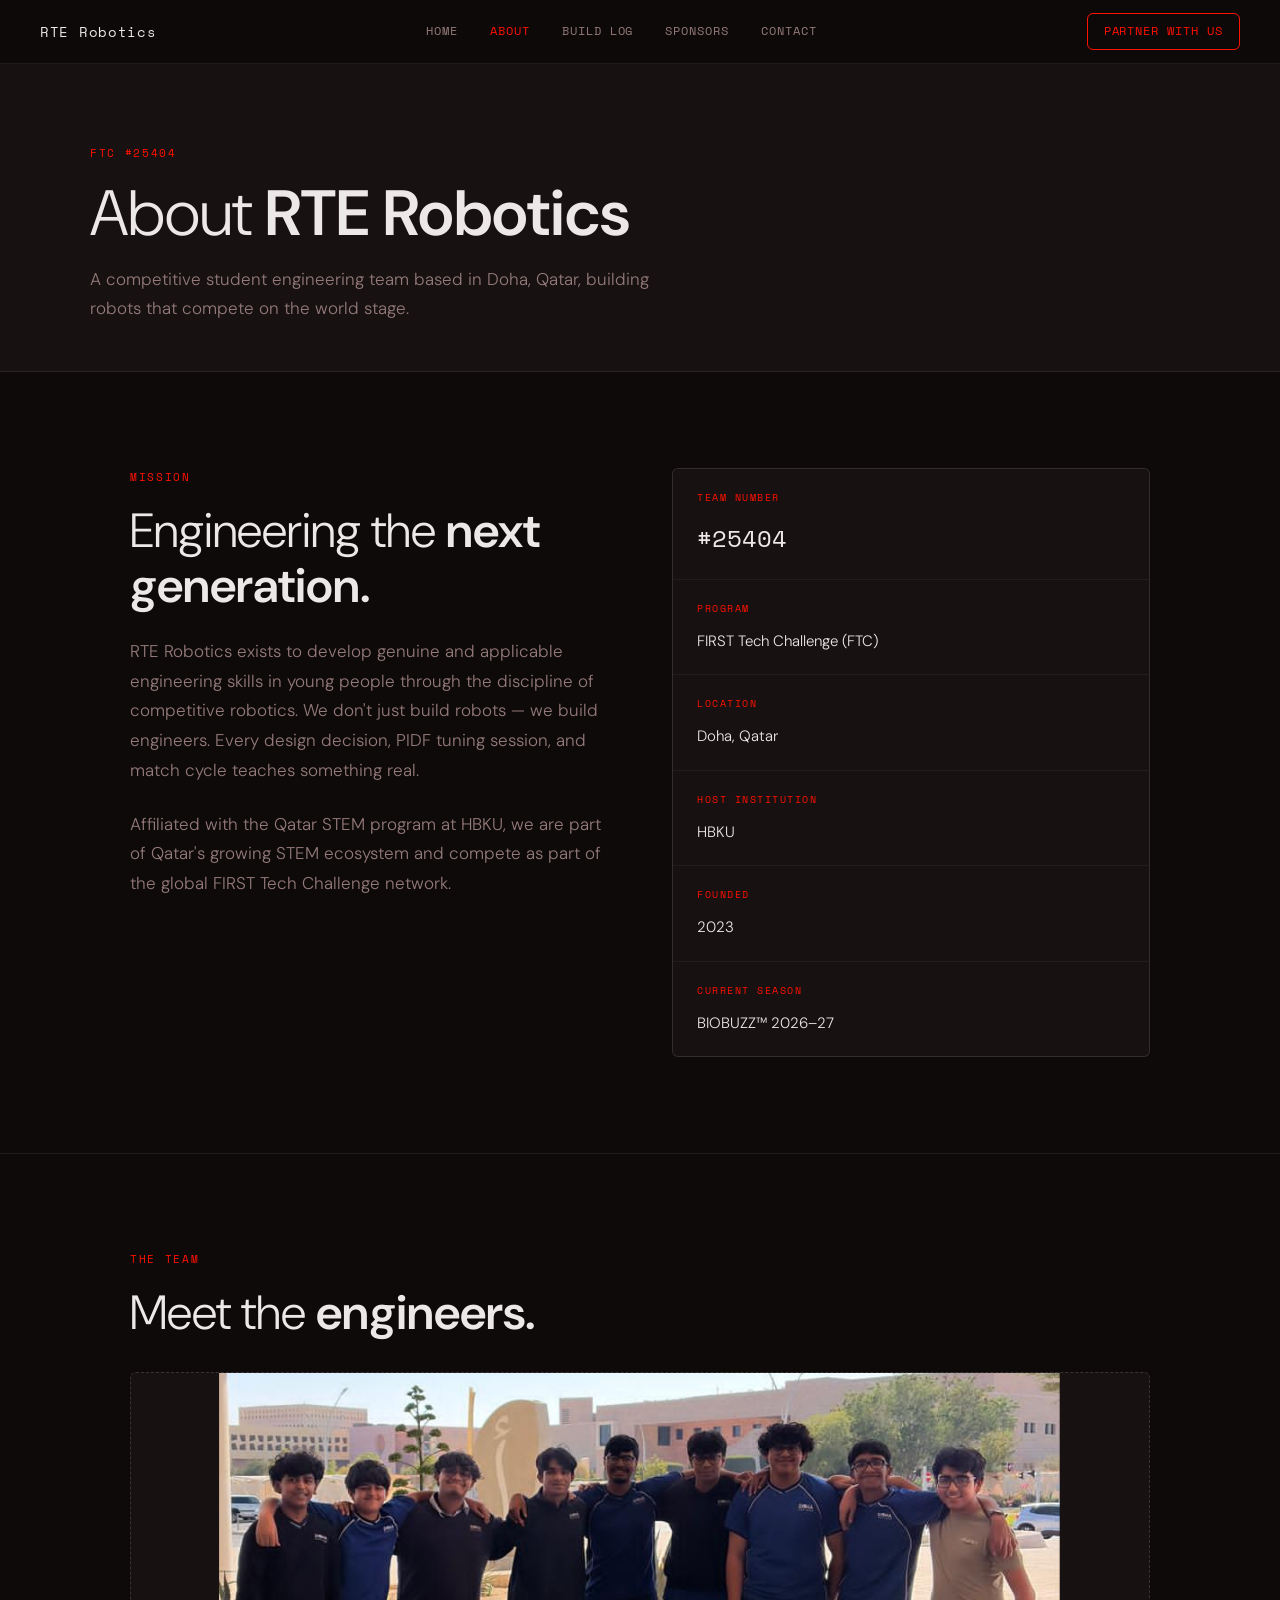
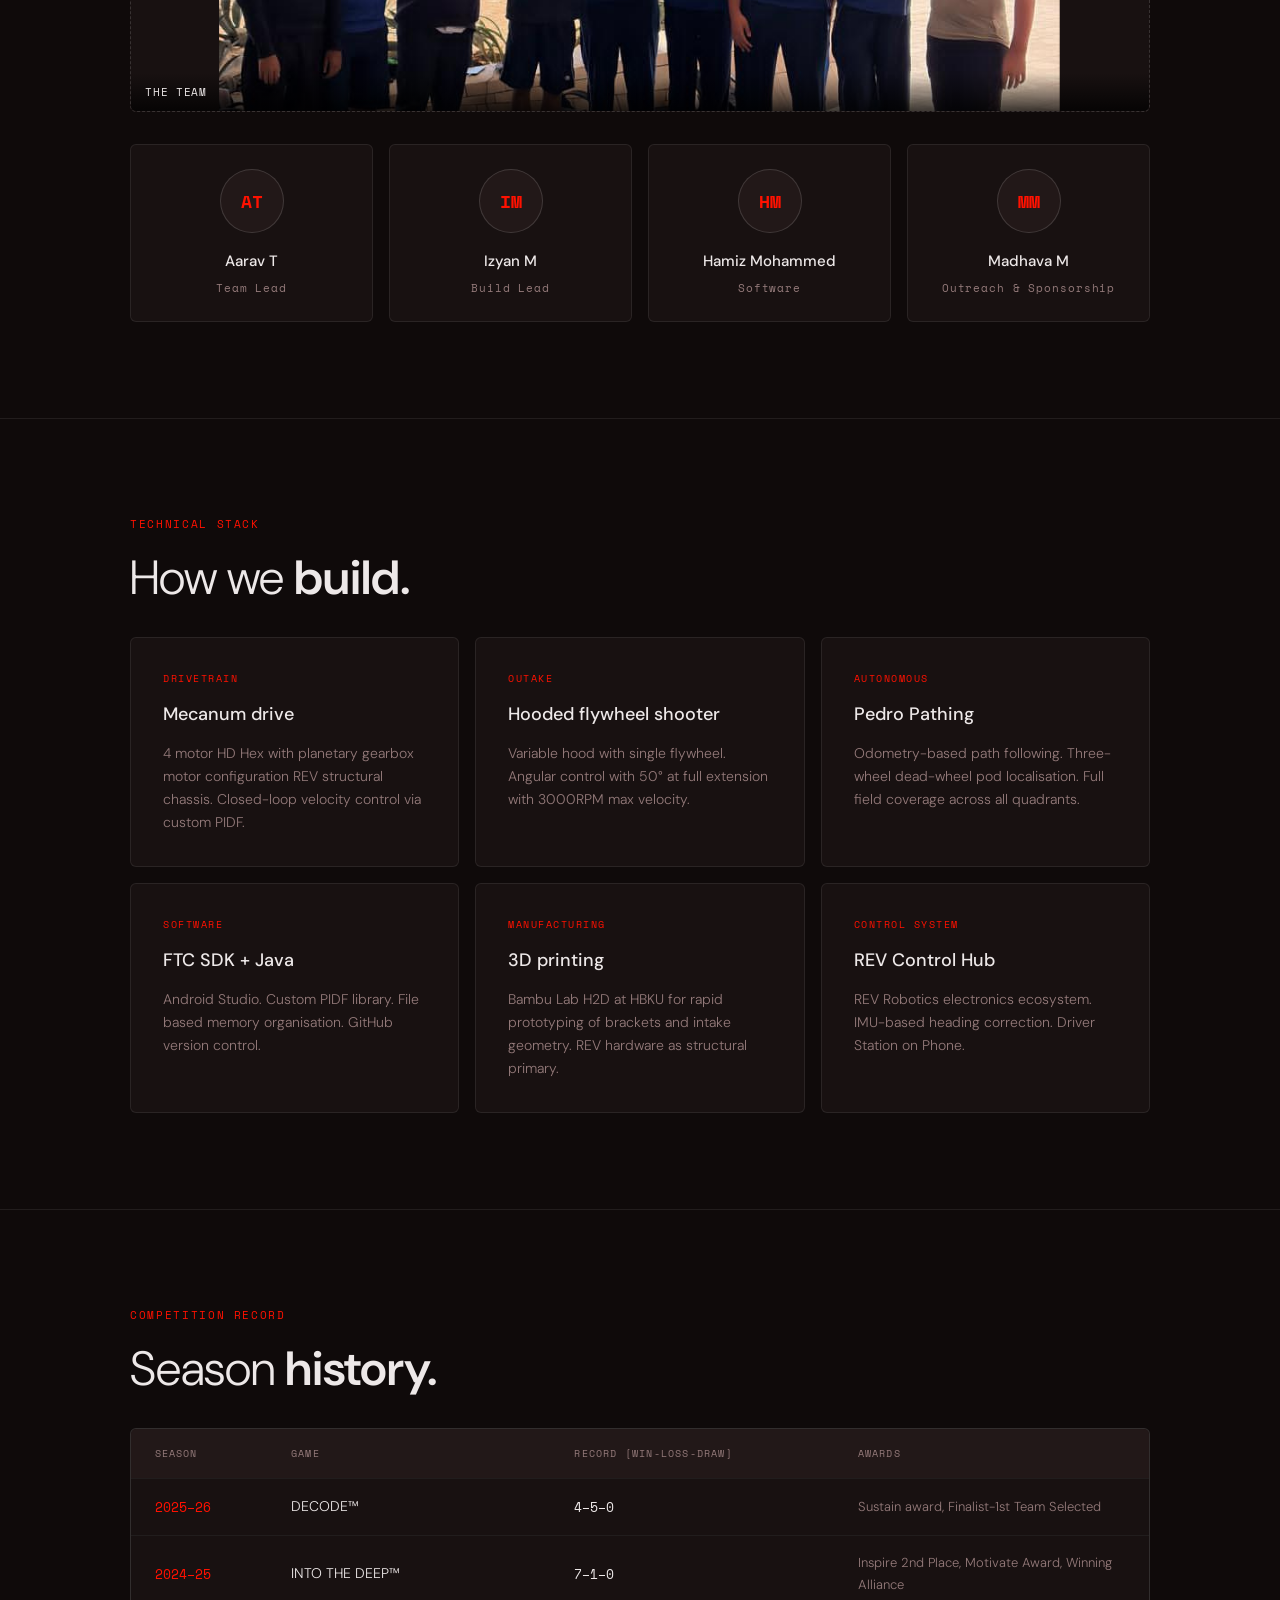
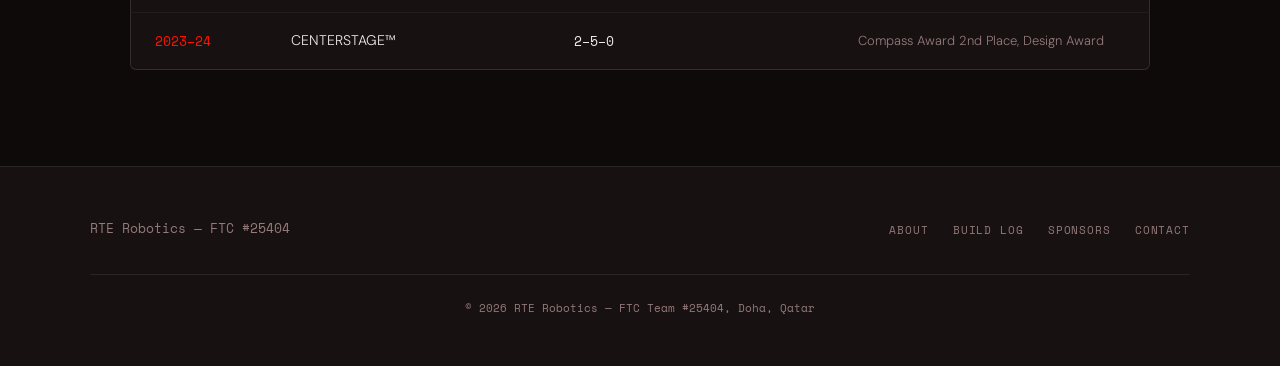
<file: about.html>
<!DOCTYPE html>
<html lang="en">
<head>
<meta charset="UTF-8">
<meta name="viewport" content="width=device-width, initial-scale=1.0">
<meta name="description" content="About RTE Robotics — FTC Team #25404. Our team, history, and institutional affiliations.">
<title>About — RTE Robotics #25404</title>
<link rel="icon" href="Logos/Team Logo.svg" type="image/svg+xml">
<link rel="stylesheet" href="css/style.css">
</head>
<body>

<nav>
  <a href="index.html" class="nav-logo">RTE<span> </span>Robotics</a>
  <ul class="nav-links">
    <li><a href="index.html">Home</a></li>
    <li><a href="about.html">About</a></li>
    <li><a href="buildlog.html">Build Log</a></li>
    <li><a href="sponsors.html">Sponsors</a></li>
    <li><a href="contact.html">Contact</a></li>
  </ul>
  <a href="sponsors.html" class="nav-cta">Partner with us</a>
  <button class="nav-hamburger" aria-label="Menu">
    <span></span><span></span><span></span>
  </button>
</nav>

<div class="page">

  <div class="page-hero grid-bg">
    <div class="page-hero-inner">
      <div class="page-hero-tag">FTC #25404</div>
      <h1 class="page-hero-title">About <strong>RTE Robotics</strong></h1>
      <p class="page-hero-sub">A competitive student engineering team based in Doha, Qatar, building robots that compete on the world stage.</p>
    </div>
  </div>

  <!-- MISSION -->
  <section class="section">
    <div style="display:grid;grid-template-columns:1fr 1fr;gap:4rem;align-items:start">
      <div class="observe-fade">
        <p class="section-label">Mission</p>
        <h2 class="section-title">Engineering the <strong>next generation.</strong></h2>
        <p class="section-body">
          RTE Robotics exists to develop genuine and applicable engineering skills in young people through the discipline of competitive robotics.
           We don't just build robots — we build engineers. 
           Every design decision, PIDF tuning session, and match cycle teaches something real.
        </p>
        <p class="section-body mt-3">
          Affiliated with the Qatar STEM program at HBKU, we are part of Qatar's growing STEM ecosystem and compete as part of the global FIRST Tech Challenge network.
        </p>
      </div>
      <div class="observe-fade">
        <div style="display:flex;flex-direction:column;gap:1px;background:var(--border);border:1px solid var(--border);border-radius:6px;overflow:hidden">
          <div style="background:var(--bg2);padding:1.25rem 1.5rem">
            <div class="card-label">Team number</div>
            <div style="font-family:var(--mono);font-size:1.5rem;color:var(--text)">#25404</div>
          </div>
          <div style="background:var(--bg2);padding:1.25rem 1.5rem">
            <div class="card-label">Program</div>
            <div style="font-size:15px">FIRST Tech Challenge (FTC)</div>
          </div>
          <div style="background:var(--bg2);padding:1.25rem 1.5rem">
            <div class="card-label">Location</div>
            <div style="font-size:15px">Doha, Qatar</div>
          </div>
          <div style="background:var(--bg2);padding:1.25rem 1.5rem">
            <div class="card-label">Host institution</div>
            <div style="font-size:15px">HBKU</div>
          </div>
          <div style="background:var(--bg2);padding:1.25rem 1.5rem">
            <div class="card-label">Founded</div>
            <div style="font-size:15px">2023</div>
          </div>
          <div style="background:var(--bg2);padding:1.25rem 1.5rem">
            <div class="card-label">Current season</div>
            <div style="font-size:15px">BIOBUZZ&trade; 2026&ndash;27</div>
          </div>
        </div>
      </div>
    </div>
  </section>

  <div class="divider"></div>

  <!-- TEAM -->
  <section class="section">
    <p class="section-label">The team</p>
    <h2 class="section-title">Meet the <strong>engineers.</strong></h2>

    <!-- Suggested file: Photos/team-group.jpg -->
    <div class="gallery-item gallery-wide observe-fade mt-4">
      <img src="Season Photos/DECODE/Team Photo Full.svg" alt="Last season team">
      <div class="gallery-caption">The team</div>
    </div>

    <div class="team-grid observe-fade">
      <div class="team-card">
        <div class="team-avatar">AT</div>
        <div class="team-name">Aarav T</div>
        <div class="team-role">Team Lead</div>
      </div>
      <div class="team-card">
        <div class="team-avatar">IM</div>
        <div class="team-name">Izyan M</div>
        <div class="team-role">Build Lead</div>
      </div>
      <div class="team-card">
        <div class="team-avatar">HM</div>
        <div class="team-name">Hamiz Mohammed</div>
        <div class="team-role">Software</div>
      </div>
      <div class="team-card">
        <div class="team-avatar">MM</div>
        <div class="team-name">Madhava M</div>
        <div class="team-role">Outreach &amp; Sponsorship</div>
      </div>
    </div>
  </section>

  <div class="divider"></div>

  <!-- TECHNICAL STACK -->
  <section class="section">
    <p class="section-label">Technical stack</p>
    <h2 class="section-title">How we <strong>build.</strong></h2>
    <div style="display:grid;grid-template-columns:repeat(auto-fit,minmax(280px,1fr));gap:1rem;margin-top:2rem">
      <div class="card observe-fade">
        <div class="card-label">Drivetrain</div>
        <div class="card-title">Mecanum drive</div>
        <div class="card-body">4 motor  HD Hex with planetary gearbox motor configuration REV structural chassis. 
          Closed-loop velocity control via custom PIDF.</div>
      </div>
      <div class="card observe-fade">
        <div class="card-label">Outake</div>
        <div class="card-title">Hooded flywheel shooter</div>
        <div class="card-body">Variable hood with single flywheel. 
          Angular control with 50&deg; at full extension with
          3000RPM max velocity.</div>
      </div>
      <div class="card observe-fade">
        <div class="card-label">Autonomous</div>
        <div class="card-title">Pedro Pathing</div>
        <div class="card-body">Odometry-based path following. 
          Three-wheel dead-wheel pod localisation. 
          Full field coverage across all quadrants.</div>
      </div>
      <div class="card observe-fade">
        <div class="card-label">Software</div>
        <div class="card-title">FTC SDK + Java</div>
        <div class="card-body">Android Studio. Custom PIDF library. File based memory organisation. GitHub version control.</div>
      </div>
      <div class="card observe-fade">
        <div class="card-label">Manufacturing</div>
        <div class="card-title">3D printing</div>
        <div class="card-body">Bambu Lab H2D at HBKU for rapid prototyping of brackets and intake geometry. REV hardware as structural primary.</div>
      </div>
      <div class="card observe-fade">
        <div class="card-label">Control system</div>
        <div class="card-title">REV Control Hub</div>
        <div class="card-body">REV Robotics electronics ecosystem. IMU-based heading correction. Driver Station on Phone.</div>
      </div>
    </div>
  </section>

  <div class="divider"></div>

  <!-- COMPETITION HISTORY -->
  <section class="section">
    <p class="section-label">Competition record</p>
    <h2 class="section-title">Season <strong>history.</strong></h2>
    <div style="display:flex;flex-direction:column;gap:1px;background:var(--border);border:1px solid var(--border);border-radius:6px;overflow:hidden;margin-top:2rem" class="observe-fade">
      <div style="background:var(--bg3);padding:1rem 1.5rem;display:grid;grid-template-columns:120px 1fr 1fr 1fr;gap:1rem">
        <div style="font-family:var(--mono);font-size:10px;letter-spacing:.10em;text-transform:uppercase;color:var(--muted)">Season</div>
        <div style="font-family:var(--mono);font-size:10px;letter-spacing:.12em;text-transform:uppercase;color:var(--muted)">Game</div>
        <div style="font-family:var(--mono);font-size:10px;letter-spacing:.12em;text-transform:uppercase;color:var(--muted)">Record [Win-Loss-Draw]</div>
        <div style="font-family:var(--mono);font-size:10px;letter-spacing:.12em;text-transform:uppercase;color:var(--muted)">Awards</div>
      </div>
      <div style="background:var(--bg2);padding:1rem 1.5rem;display:grid;grid-template-columns:120px 1fr 1fr 1fr;gap:1rem;align-items:center">
        <div style="font-family:var(--mono);font-size:13px;color:var(--accent)">2025&ndash;26</div>
        <div style="font-size:14px">DECODE&trade;</div>
        <div style="font-family:var(--mono);font-size:13px">4&ndash;5&ndash;0</div>
        <div style="font-size:13px;color:var(--muted)">Sustain award, Finalist-1st Team Selected</div>
      </div>
      <div style="background:var(--bg2);padding:1rem 1.5rem;display:grid;grid-template-columns:120px 1fr 1fr 1fr;gap:1rem;align-items:center">
        <div style="font-family:var(--mono);font-size:13px;color:var(--accent)">2024&ndash;25</div>
        <div style="font-size:14px">INTO THE DEEP&trade;</div>
        <div style="font-family:var(--mono);font-size:13px">7&ndash;1&ndash;0</div>
        <div style="font-size:13px;color:var(--muted)">Inspire 2nd Place, Motivate Award, Winning Alliance</div>
      </div>
      <div style="background:var(--bg2);padding:1rem 1.5rem;display:grid;grid-template-columns:120px 1fr 1fr 1fr;gap:1rem;align-items:center">
        <div style="font-family:var(--mono);font-size:13px;color:var(--accent)">2023&ndash;24</div>
        <div style="font-size:14px">CENTERSTAGE&trade;</div>
        <div style="font-family:var(--mono);font-size:13px">2&ndash;5&ndash;0</div>
        <div style="font-size:13px;color:var(--muted)">Compass Award 2nd Place, Design Award</div>
      </div>
    </div>
  </section>

  <!-- FOOTER -->
  <footer>
    <div class="footer-inner">
      <div class="footer-logo">RTE<span> </span>Robotics &mdash; FTC #25404</div>
      <ul class="footer-links">
        <li><a href="about.html">About</a></li>
        <li><a href="buildlog.html">Build log</a></li>
        <li><a href="sponsors.html">Sponsors</a></li>
        <li><a href="contact.html">Contact</a></li>
      </ul>
      <div class="footer-copy">
        &copy; 2026 RTE Robotics &mdash; FTC Team #25404, Doha, Qatar
      </div>
    </div>
  </footer>

</div>
<script src="js/main.js"></script>
</body>
</html>
</file>
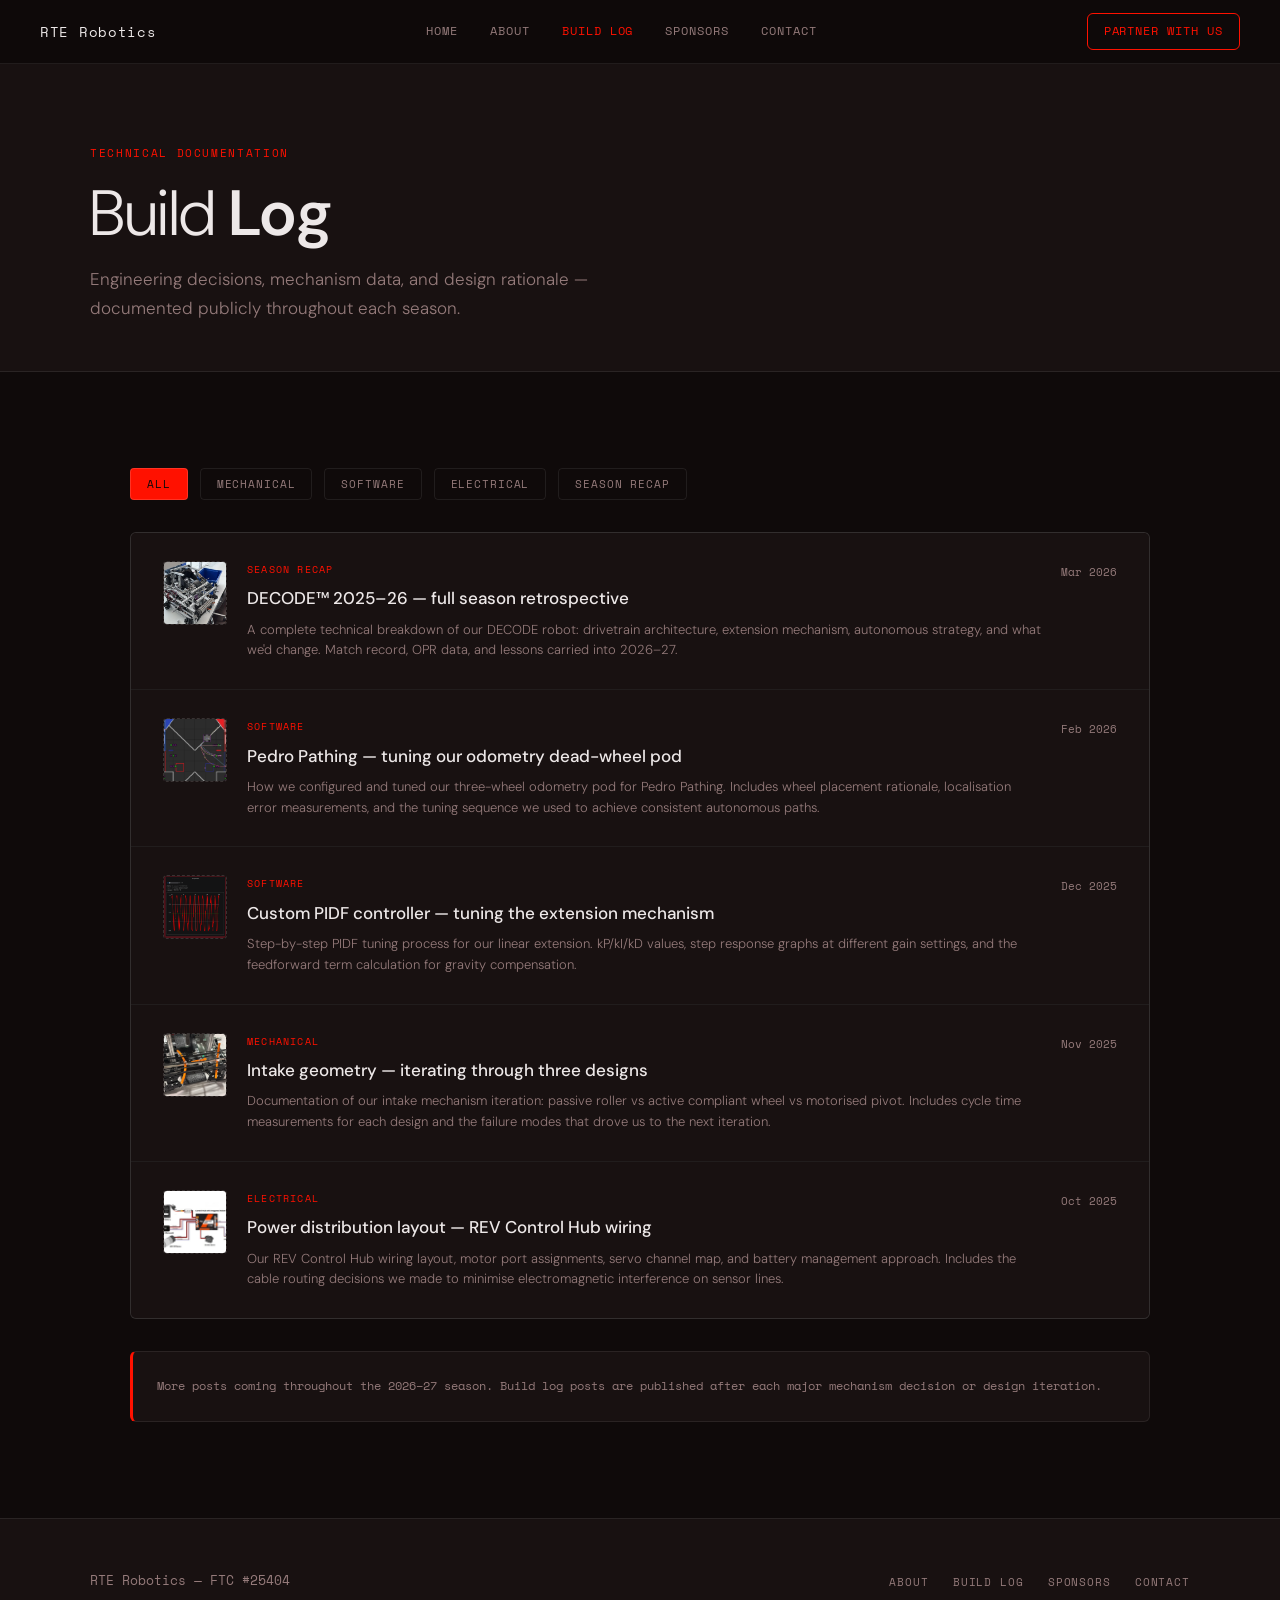
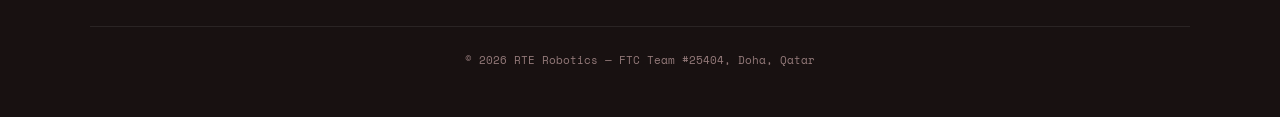
<file: buildlog.html>
<!DOCTYPE html>
<html lang="en">
<head>
<meta charset="UTF-8">
<meta name="viewport" content="width=device-width, initial-scale=1.0">
<meta name="description" content="RTE Robotics build log — technical documentation of our robot design decisions, mechanism data, and engineering process.">
<title>Build Log — RTE Robotics #25404</title>
<link rel="icon" href="Logos/Team Logo.svg" type="image/svg+xml">

<link rel="stylesheet" href="css/style.css">
</head>
<body>

<nav>
  <a href="index.html" class="nav-logo">RTE<span> </span>Robotics</a>
  <ul class="nav-links">
    <li><a href="index.html">Home</a></li>
    <li><a href="about.html">About</a></li>
    <li><a href="buildlog.html">Build Log</a></li>
    <li><a href="sponsors.html">Sponsors</a></li>
    <li><a href="contact.html">Contact</a></li>
  </ul>
  <a href="sponsors.html" class="nav-cta">Partner with us</a>
  <button class="nav-hamburger" aria-label="Menu">
    <span></span><span></span><span></span>
  </button>
</nav>

<div class="page">

  <div class="page-hero grid-bg">
    <div class="page-hero-inner">
      <div class="page-hero-tag">Technical documentation</div>
      <h1 class="page-hero-title">Build <strong>Log</strong></h1>
      <p class="page-hero-sub">Engineering decisions, mechanism data, and design rationale — documented publicly throughout each season.</p>
    </div>
  </div>

  <section class="section">

    <!-- FILTER BAR -->
    <div style="display:flex;gap:0.75rem;flex-wrap:wrap;margin-bottom:2rem" class="observe-fade">
      <button class="filter-btn active" data-filter="all"
        style="font-family:var(--mono);font-size:11px;letter-spacing:.08em;text-transform:uppercase;padding:7px 16px;border-radius:4px;border:1px solid var(--border2);background:var(--accent);color:var(--bg);cursor:pointer;transition:all .2s">
        All
      </button>
      <button class="filter-btn" data-filter="mechanical"
        style="font-family:var(--mono);font-size:11px;letter-spacing:.08em;text-transform:uppercase;padding:7px 16px;border-radius:4px;border:1px solid var(--border);background:transparent;color:var(--muted);cursor:pointer;transition:all .2s">
        Mechanical
      </button>
      <button class="filter-btn" data-filter="software"
        style="font-family:var(--mono);font-size:11px;letter-spacing:.08em;text-transform:uppercase;padding:7px 16px;border-radius:4px;border:1px solid var(--border);background:transparent;color:var(--muted);cursor:pointer;transition:all .2s">
        Software
      </button>
      <button class="filter-btn" data-filter="electrical"
        style="font-family:var(--mono);font-size:11px;letter-spacing:.08em;text-transform:uppercase;padding:7px 16px;border-radius:4px;border:1px solid var(--border);background:transparent;color:var(--muted);cursor:pointer;transition:all .2s">
        Electrical
      </button>
      <button class="filter-btn" data-filter="season"
        style="font-family:var(--mono);font-size:11px;letter-spacing:.08em;text-transform:uppercase;padding:7px 16px;border-radius:4px;border:1px solid var(--border);background:transparent;color:var(--muted);cursor:pointer;transition:all .2s">
        Season recap
      </button>
    </div>

    <!-- POSTS -->
    <div class="post-list observe-fade" id="post-list">

      <article class="post-item" data-category="season">
        <!-- Suggested file: Photos/buildlog-decode-recap.jpg -->
        <div class="post-thumb">
          <img src="Season Photos/DECODE/Robot Photo 1.png" alt="Robot ">
        </div>
        <div>
          <div class="post-tag">Season recap</div>
          <div class="post-title">DECODE&trade; 2025&ndash;26 — full season retrospective</div>
          <div class="post-excerpt">
            A complete technical breakdown of our DECODE robot: drivetrain architecture, extension mechanism, autonomous strategy, and what we'd change. Match record, OPR data, and lessons carried into 2026–27.
          </div>
        </div>
        <div class="post-date">Mar 2026</div>
      </article>

      <article class="post-item" data-category="software">
        <!-- Suggested file: Photos/buildlog-pedro-pathing.jpg -->
        <div class="post-thumb">
          <img src="Season Photos/DECODE/Path Map.png" alt="Pedro Map">
        </div>
        <div>
          <div class="post-tag">Software</div>
          <div class="post-title">Pedro Pathing — tuning our odometry dead-wheel pod</div>
          <div class="post-excerpt">
            How we configured and tuned our three-wheel odometry pod for Pedro Pathing. Includes wheel placement rationale, localisation error measurements, and the tuning sequence we used to achieve consistent autonomous paths.
          </div>
        </div>
        <div class="post-date">Feb 2026</div>
      </article>

      <article class="post-item" data-category="software">
        <!-- Suggested file: Photos/buildlog-pidf-tuning.jpg -->
        <div class="post-thumb">
          <img src="Season Photos/DECODE/PIDF Tuning.png" alt="Tuning Graph">
        </div>
        <div>
          <div class="post-tag">Software</div>
          <div class="post-title">Custom PIDF controller — tuning the extension mechanism</div>
          <div class="post-excerpt">
            Step-by-step PIDF tuning process for our linear extension. kP/kI/kD values, step response graphs at different gain settings, and the feedforward term calculation for gravity compensation.
          </div>
        </div>
        <div class="post-date">Dec 2025</div>
      </article>

      <article class="post-item" data-category="mechanical">
        <!-- Suggested file: Photos/buildlog-intake-geometry.jpg -->
        <div class="post-thumb">
          <img src="Season Photos/DECODE/Robot Intake Photo.png" alt="Robot Intake">
        </div>
        <div>
          <div class="post-tag">Mechanical</div>
          <div class="post-title">Intake geometry — iterating through three designs</div>
          <div class="post-excerpt">
            Documentation of our intake mechanism iteration: passive roller vs active compliant wheel vs motorised pivot. Includes cycle time measurements for each design and the failure modes that drove us to the next iteration.
          </div>
        </div>
        <div class="post-date">Nov 2025</div>
      </article>

      <article class="post-item" data-category="electrical">
        <!-- Suggested file: Photos/buildlog-power-distribution.jpg -->
        <div class="post-thumb">
          <img src="Season Photos/DECODE/Electrical.jpg" alt="Robot Elctrical">
        </div>
        <div>
          <div class="post-tag">Electrical</div>
          <div class="post-title">Power distribution layout — REV Control Hub wiring</div>
          <div class="post-excerpt">
            Our REV Control Hub wiring layout, motor port assignments, servo channel map, and battery management approach. Includes the cable routing decisions we made to minimise electromagnetic interference on sensor lines.
          </div>
        </div>
        <div class="post-date">Oct 2025</div>
      </article>

    </div>

    <!-- NO POSTS MESSAGE -->
    <div id="no-posts" style="display:none;padding:3rem;text-align:center;border:1px solid var(--border);border-radius:6px;background:var(--bg2);margin-top:1px">
      <p style="font-family:var(--mono);font-size:12px;color:var(--muted)">No posts in this category yet.</p>
    </div>

    <!-- COMING SOON NOTE -->
    <div style="margin-top:2rem;padding:1.5rem;background:var(--bg2);border:1px solid var(--border);border-radius:6px;border-left:3px solid var(--accent)">
      <p style="font-family:var(--mono);font-size:12px;color:var(--muted)">
        More posts coming throughout the 2026&ndash;27 season. Build log posts are published after each major mechanism decision or design iteration.
      </p>
    </div>

  </section>

  <!-- FOOTER -->
  <footer>
    <div class="footer-inner">
      <div class="footer-logo">RTE<span> </span>Robotics &mdash; FTC #25404</div>
      <ul class="footer-links">
        <li><a href="about.html">About</a></li>
        <li><a href="buildlog.html">Build log</a></li>
        <li><a href="sponsors.html">Sponsors</a></li>
        <li><a href="contact.html">Contact</a></li>
      </ul>
      <div class="footer-copy">
        &copy; 2026 RTE Robotics &mdash; FTC Team #25404, Doha, Qatar
      </div>
    </div>
  </footer>

</div>
<script src="js/main.js"></script>
<script>
const filterBtns = document.querySelectorAll('.filter-btn');
const posts = document.querySelectorAll('#post-list .post-item');
const noPosts = document.getElementById('no-posts');

filterBtns.forEach(btn => {
  btn.addEventListener('click', () => {
    const filter = btn.dataset.filter;
    filterBtns.forEach(b => {
      b.style.background = 'transparent';
      b.style.color = 'var(--muted)';
      b.style.borderColor = 'var(--border)';
    });
    btn.style.background = 'var(--accent)';
    btn.style.color = 'var(--bg)';
    btn.style.borderColor = 'var(--accent)';

    let visible = 0;
    posts.forEach(post => {
      const show = filter === 'all' || post.dataset.category === filter;
      post.style.display = show ? 'grid' : 'none';
      if (show) visible++;
    });
    noPosts.style.display = visible === 0 ? 'block' : 'none';
  });
});
</script>
</body>
</html>
</file>
<file: css/style.css>
@import url('https://fonts.googleapis.com/css2?family=Space+Mono:ital,wght@0,400;0,700;1,400&family=DM+Sans:ital,opsz,wght@0,9..40,300;0,9..40,400;0,9..40,500;0,9..40,600;1,9..40,300&display=swap');

:root {
  --bg: #0f0a0a;
  --bg2: #181111;
  --bg3: #221818;
  --border: rgba(255, 255, 255, 0.08);
  --border2: rgba(255,255,255,0.14);
  --accent: #ff1100;
  --accent2: #bb2500;
  --text: #ede8e8;
  --muted: #947a7a;
  --mono: 'Space Mono', monospace;
  --sans: 'DM Sans', sans-serif;
  --radius: 6px;
  --nav-h: 64px;
}

*, *::before, *::after { box-sizing: border-box; margin: 0; padding: 0; }

html { scroll-behavior: smooth; }

body {
  background: var(--bg);
  color: var(--text);
  font-family: var(--sans);
  font-size: 16px;
  line-height: 1.7;
  font-weight: 300;
  -webkit-font-smoothing: antialiased;
}

a { color: var(--accent); text-decoration: none; }
a:hover { text-decoration: underline; }

img { max-width: 100%; display: block; }

/* ── NAV ── */
nav {
  position: fixed;
  top: 0; left: 0; right: 0;
  height: var(--nav-h);
  background: rgba(15, 10, 10, 0.92);
  backdrop-filter: blur(12px);
  border-bottom: 1px solid var(--border);
  display: flex;
  align-items: center;
  justify-content: space-between;
  padding: 0 2.5rem;
  z-index: 100;
}

.nav-logo {
  font-family: var(--mono);
  font-size: 14px;
  color: var(--text);
  letter-spacing: 0.05em;
}

.nav-logo span { color: var(--accent); }

.nav-links {
  display: flex;
  gap: 0.5rem;
  list-style: none;
}

.nav-links li { display: flex; }

.nav-links a {
  display: flex;
  align-items: center;
  padding: 10px 12px;
  font-family: var(--mono);
  font-size: 12px;
  color: var(--muted);
  letter-spacing: 0.08em;
  text-transform: uppercase;
  transition: color 0.2s;
}

.nav-links a:hover,
.nav-links a.active { color: var(--accent); text-decoration: none; }

.nav-cta {
  font-family: var(--mono);
  font-size: 12px;
  letter-spacing: 0.08em;
  text-transform: uppercase;
  color: var(--accent);
  border: 1px solid var(--accent);
  padding: 7px 16px;
  border-radius: var(--radius);
  transition: background 0.2s, color 0.2s;
}

.nav-cta:hover {
  background: var(--accent);
  color: var(--bg);
  text-decoration: none;
}

.nav-hamburger {
  display: none;
  flex-direction: column;
  gap: 5px;
  cursor: pointer;
  background: none;
  border: none;
  padding: 4px;
}

.nav-hamburger span {
  display: block;
  width: 22px;
  height: 1.5px;
  background: var(--text);
  transition: all 0.3s;
}

/* ── PAGE WRAPPER ── */
.page { padding-top: var(--nav-h); min-height: 100vh; }

/* ── SECTION UTILITIES ── */
.section { padding: 6rem 2.5rem; max-width: 1100px; margin: 0 auto; }
.section-sm { padding: 4rem 2.5rem; max-width: 1100px; margin: 0 auto; }

.section-label {
  font-family: var(--mono);
  font-size: 11px;
  letter-spacing: 0.15em;
  text-transform: uppercase;
  color: var(--accent);
  margin-bottom: 1rem;
}

.section-title {
  font-family: var(--sans);
  font-size: clamp(2rem, 4vw, 3rem);
  font-weight: 300;
  line-height: 1.15;
  margin-bottom: 1.5rem;
}

.section-title strong { font-weight: 600; }

.section-body {
  color: var(--muted);
  max-width: 600px;
  font-size: 17px;
  line-height: 1.75;
}

/* ── GRID LINES BG ── */
.grid-bg {
  background-image:
    linear-gradient(rgba(255, 255, 255, 0.03) 1px, transparent 1px),
    linear-gradient(90deg, rgba(255, 255, 255, 0.03) 1px, transparent 1px);
  background-size: 48px 48px;
}

/* ── HERO ── */
.hero {
  min-height: calc(100vh - var(--nav-h));
  display: flex;
  flex-direction: column;
  justify-content: center;
  padding: 0 2.5rem;
  position: relative;
  overflow: hidden;
}

.hero::before {
  content: '';
  position: absolute;
  inset: 0;
  background-image:
    linear-gradient(rgba(255,255,255,0.025) 1px, transparent 1px),
    linear-gradient(90deg, rgba(255,255,255,0.025) 1px, transparent 1px);
  background-size: 64px 64px;
  pointer-events: none;
}

.hero-inner { max-width: 1100px; margin: 0 auto; width: 100%; position: relative; }

.hero-tag {
  font-family: var(--mono);
  font-size: 12px;
  letter-spacing: 0.15em;
  text-transform: uppercase;
  color: var(--accent);
  margin-bottom: 1.5rem;
  display: flex;
  align-items: center;
  gap: 10px;
}

.hero-tag::before {
  content: '';
  display: block;
  width: 32px;
  height: 1px;
  background: var(--accent);
}

.hero-title {
  font-size: clamp(3rem, 7vw, 5.5rem);
  font-weight: 300;
  line-height: 1.05;
  margin-bottom: 1.5rem;
  letter-spacing: -0.02em;
}

.hero-title strong {
  font-weight: 600;
  color: var(--accent);
}

.hero-sub {
  font-size: 18px;
  color: var(--muted);
  max-width: 520px;
  margin-bottom: 2.5rem;
  font-weight: 300;
}

.hero-actions { display: flex; gap: 1rem; flex-wrap: wrap; }

.btn-primary {
  display: inline-block;
  font-family: var(--mono);
  font-size: 12px;
  letter-spacing: 0.1em;
  text-transform: uppercase;
  background: var(--accent);
  color: var(--bg);
  padding: 14px 28px;
  border-radius: var(--radius);
  font-weight: 700;
  transition: opacity 0.2s;
}

.btn-primary:hover { opacity: 0.85; text-decoration: none; }

.btn-secondary {
  display: inline-block;
  font-family: var(--mono);
  font-size: 12px;
  letter-spacing: 0.1em;
  text-transform: uppercase;
  border: 1px solid var(--border2);
  color: var(--text);
  padding: 14px 28px;
  border-radius: var(--radius);
  transition: border-color 0.2s, color 0.2s;
}

.btn-secondary:hover { border-color: var(--accent); color: var(--accent); text-decoration: none; }

.hero-meta {
  margin-top: 4rem;
  display: flex;
  gap: 3rem;
  flex-wrap: wrap;
  border-top: 1px solid var(--border);
  padding-top: 2rem;
}

.hero-meta-item {}
.hero-meta-label {
  font-family: var(--mono);
  font-size: 10px;
  letter-spacing: 0.15em;
  text-transform: uppercase;
  color: var(--muted);
  margin-bottom: 4px;
}
.hero-meta-val {
  font-family: var(--mono);
  font-size: 14px;
  color: var(--text);
}

/* ── COUNTDOWN ── */
.countdown-section {
  background: var(--bg2);
  border-top: 1px solid var(--border);
  border-bottom: 1px solid var(--border);
  padding: 3rem 2.5rem;
}

.countdown-inner {
  max-width: 1100px;
  margin: 0 auto;
  display: flex;
  align-items: center;
  justify-content: space-between;
  flex-wrap: wrap;
  gap: 2rem;
}

.countdown-label {
  font-family: var(--mono);
  font-size: 11px;
  letter-spacing: 0.15em;
  text-transform: uppercase;
  color: var(--muted);
  margin-bottom: 6px;
}

.countdown-event {
  font-size: 15px;
  font-weight: 500;
  color: var(--text);
}

.countdown-units {
  display: flex;
  gap: 1.5rem;
}

.countdown-unit { text-align: center; }

.countdown-num {
  font-family: var(--mono);
  font-size: clamp(2rem, 4vw, 3rem);
  font-weight: 700;
  color: var(--accent);
  line-height: 1;
  display: block;
}

.countdown-unit-label {
  font-family: var(--mono);
  font-size: 10px;
  letter-spacing: 0.12em;
  text-transform: uppercase;
  color: var(--muted);
  margin-top: 4px;
}

/* ── STAT CARDS ── */
.stats-grid {
  display: grid;
  grid-template-columns: repeat(auto-fit, minmax(200px, 1fr));
  gap: 1px;
  background: var(--border);
  border: 1px solid var(--border);
  border-radius: var(--radius);
  overflow: hidden;
}

.stat-card {
  background: var(--bg2);
  padding: 2rem;
  text-align: center;
}

.stat-num {
  font-family: var(--mono);
  font-size: 2.5rem;
  font-weight: 700;
  color: var(--accent);
  line-height: 1;
  display: block;
}

.stat-label {
  font-family: var(--mono);
  font-size: 11px;
  letter-spacing: 0.1em;
  text-transform: uppercase;
  color: var(--muted);
  margin-top: 8px;
}

/* ── CARDS ── */
.card {
  background: var(--bg2);
  border: 1px solid var(--border);
  border-radius: var(--radius);
  padding: 2rem;
  transition: border-color 0.2s;
}

.card:hover { border-color: var(--border2); }

.card-label {
  font-family: var(--mono);
  font-size: 10px;
  letter-spacing: 0.15em;
  text-transform: uppercase;
  color: var(--accent);
  margin-bottom: 0.75rem;
}

.card-title {
  font-size: 18px;
  font-weight: 500;
  margin-bottom: 0.75rem;
}

.card-body {
  font-size: 14px;
  color: var(--muted);
  line-height: 1.65;
}

/* ── SPONSOR GRID ── */
.sponsor-grid {
  display: grid;
  grid-template-columns: repeat(auto-fit, minmax(160px, 1fr));
  gap: 1px;
  background: var(--border);
  border: 1px solid var(--border);
  border-radius: var(--radius);
  overflow: hidden;
}

.sponsor-slot {
  background: var(--bg2);
  padding: 2rem;
  display: flex;
  align-items: center;
  justify-content: center;
  min-height: 100px;
  transition: background 0.2s;
}

.sponsor-slot:hover { background: var(--bg3); }

.sponsor-slot img {
  max-height: 60px;
  max-width: 100%;
  width: auto;
  height: auto;
  object-fit: contain;
  filter: brightness(0) invert(1);
  opacity: 0.5;
  transition: opacity 0.2s;
}

.sponsor-slot:hover img { opacity: 0.9; }

.sponsor-placeholder {
  font-family: var(--mono);
  font-size: 11px;
  color: var(--muted);
  letter-spacing: 0.08em;
  text-align: center;
}

/* ── TIER TABLE ── */
.tier-grid {
  display: grid;
  grid-template-columns: repeat(auto-fit, minmax(220px, 1fr));
  gap: 1rem;
  margin-top: 2rem;
}

.tier-card {
  background: var(--bg2);
  border: 1px solid var(--border);
  border-radius: var(--radius);
  padding: 2rem;
  position: relative;
  transition: border-color 0.2s;
}

.tier-card.featured {
  border-color: var(--accent);
}

.tier-card.featured::before {
  content: 'Most popular';
  position: absolute;
  top: -11px;
  left: 50%;
  transform: translateX(-50%);
  background: var(--accent);
  color: var(--bg);
  font-family: var(--mono);
  font-size: 9px;
  letter-spacing: 0.12em;
  text-transform: uppercase;
  padding: 3px 10px;
  border-radius: 20px;
  font-weight: 700;
  white-space: nowrap;
}

.tier-name {
  font-family: var(--mono);
  font-size: 11px;
  letter-spacing: 0.15em;
  text-transform: uppercase;
  color: var(--muted);
  margin-bottom: 0.5rem;
}

.tier-price {
  font-family: var(--mono);
  font-size: 2rem;
  font-weight: 700;
  color: var(--text);
  margin-bottom: 1.5rem;
  line-height: 1;
}

.tier-price span {
  font-size: 14px;
  font-weight: 400;
  color: var(--muted);
}

.tier-benefits {
  list-style: none;
  display: flex;
  flex-direction: column;
  gap: 0.6rem;
}

.tier-benefits li {
  font-size: 13px;
  color: var(--muted);
  padding-left: 1.2rem;
  position: relative;
}

.tier-benefits li::before {
  content: '→';
  position: absolute;
  left: 0;
  color: var(--accent);
  font-family: var(--mono);
  font-size: 12px;
}

/* ── PHOTO GALLERY ── */
.gallery-grid {
  display: grid;
  grid-template-columns: repeat(auto-fit, minmax(240px, 1fr));
  gap: 1rem;
  margin-top: 2rem;
}

.gallery-item {
  position: relative;
  aspect-ratio: 4 / 3;
  background: var(--bg2);
  border: 1px dashed var(--border2);
  border-radius: var(--radius);
  overflow: hidden;
  display: flex;
  align-items: center;
  justify-content: center;
  transition: border-color 0.2s;
}

.gallery-item:hover { border-color: var(--accent); }

.gallery-item img {
  width: 100%;
  height: 100%;
  object-fit: cover;
  display: block;
}

.gallery-placeholder svg { opacity: 0.35; }

.gallery-placeholder-text {
  font-family: var(--mono);
  font-size: 10px;
  letter-spacing: 0.1em;
  text-transform: uppercase;
  color: var(--muted);
}

.gallery-caption {
  position: absolute;
  left: 0; right: 0; bottom: 0;
  padding: 0.6rem 0.9rem;
  background: linear-gradient(to top, rgba(0,0,0,0.75), transparent);
  font-family: var(--mono);
  font-size: 11px;
  letter-spacing: 0.06em;
  text-transform: uppercase;
  color: var(--text);
  pointer-events: none;
}

/* Wide single-box banner variant (homepage / team photo) */
.gallery-item.gallery-wide {
  aspect-ratio: 21 / 7;
}

/* Small inline thumbnail variant (build log entries) */
.post-thumb {
  width: 64px;
  height: 64px;
  flex-shrink: 0;
  background: var(--bg2);
  border: 1px dashed var(--border2);
  border-radius: 4px;
  display: flex;
  align-items: center;
  justify-content: center;
  overflow: hidden;
}

.post-thumb svg { opacity: 0.35; width: 22px; height: 22px; }

.post-thumb img {
  width: 100%;
  height: 100%;
  object-fit: cover;
  display: block;
}

/* ── TEAM GRID ── */
.team-grid {
  display: grid;
  grid-template-columns: repeat(auto-fit, minmax(200px, 1fr));
  gap: 1rem;
  margin-top: 2rem;
}

.team-card {
  background: var(--bg2);
  border: 1px solid var(--border);
  border-radius: var(--radius);
  padding: 1.5rem;
  text-align: center;
}

.team-avatar {
  width: 64px;
  height: 64px;
  border-radius: 50%;
  background: var(--bg3);
  border: 1px solid var(--border2);
  display: flex;
  align-items: center;
  justify-content: center;
  font-family: var(--mono);
  font-size: 18px;
  font-weight: 700;
  color: var(--accent);
  margin: 0 auto 1rem;
}

.team-name { font-size: 15px; font-weight: 500; margin-bottom: 4px; }
.team-role { font-family: var(--mono); font-size: 11px; color: var(--muted); letter-spacing: 0.08em; }

/* ── BUILD LOG ── */
.post-list { display: flex; flex-direction: column; gap: 1px; background: var(--border); border: 1px solid var(--border); border-radius: var(--radius); overflow: hidden; }

.post-item {
  background: var(--bg2);
  padding: 1.75rem 2rem;
  display: grid;
  grid-template-columns: 64px 1fr auto;
  gap: 1.25rem;
  align-items: start;
  transition: background 0.2s;
  cursor: pointer;
}

.post-item:hover { background: var(--bg3); }

.post-tag {
  font-family: var(--mono);
  font-size: 10px;
  letter-spacing: 0.12em;
  text-transform: uppercase;
  color: var(--accent);
  margin-bottom: 0.4rem;
}

.post-title { font-size: 17px; font-weight: 500; margin-bottom: 0.4rem; }
.post-excerpt { font-size: 13px; color: var(--muted); line-height: 1.6; }

.post-date {
  font-family: var(--mono);
  font-size: 11px;
  color: var(--muted);
  white-space: nowrap;
  margin-top: 2px;
}

/* ── CONTACT FORM ── */
.contact-grid {
  display: grid;
  grid-template-columns: 1fr 1fr;
  gap: 4rem;
  align-items: start;
}

.form-group { margin-bottom: 1.25rem; }

.form-label {
  display: block;
  font-family: var(--mono);
  font-size: 11px;
  letter-spacing: 0.1em;
  text-transform: uppercase;
  color: var(--muted);
  margin-bottom: 0.5rem;
}

.form-input,
.form-textarea,
.form-select {
  width: 100%;
  background: var(--bg2);
  border: 1px solid var(--border);
  border-radius: var(--radius);
  padding: 12px 14px;
  color: var(--text);
  font-family: var(--sans);
  font-size: 15px;
  font-weight: 300;
  outline: none;
  transition: border-color 0.2s;
  -webkit-appearance: none;
}

.form-input:focus,
.form-textarea:focus,
.form-select:focus { border-color: var(--accent); }

.form-textarea { min-height: 140px; resize: vertical; }

.form-submit {
  width: 100%;
  background: var(--accent);
  color: var(--bg);
  border: none;
  border-radius: var(--radius);
  padding: 14px;
  font-family: var(--mono);
  font-size: 12px;
  letter-spacing: 0.1em;
  text-transform: uppercase;
  font-weight: 700;
  cursor: pointer;
  transition: opacity 0.2s;
}

.form-submit:hover { opacity: 0.85; }

.contact-info-item {
  margin-bottom: 1.5rem;
}

.contact-info-label {
  font-family: var(--mono);
  font-size: 10px;
  letter-spacing: 0.15em;
  text-transform: uppercase;
  color: var(--muted);
  margin-bottom: 4px;
}

.contact-info-val { font-size: 15px; }

/* ── PAGE HERO ── */
.page-hero {
  padding: 5rem 2.5rem 3rem;
  border-bottom: 1px solid var(--border);
  background: var(--bg2);
}

.page-hero-inner { max-width: 1100px; margin: 0 auto; }

.page-hero-tag {
  font-family: var(--mono);
  font-size: 11px;
  letter-spacing: 0.15em;
  text-transform: uppercase;
  color: var(--accent);
  margin-bottom: 1rem;
}

.page-hero-title {
  font-size: clamp(2.2rem, 5vw, 4rem);
  font-weight: 300;
  line-height: 1.1;
}

.page-hero-title strong { font-weight: 600; }

.page-hero-sub {
  font-size: 17px;
  color: var(--muted);
  max-width: 560px;
  margin-top: 1rem;
  font-weight: 300;
}

/* ── FOOTER ── */
footer {
  border-top: 1px solid var(--border);
  padding: 3rem 2.5rem;
  background: var(--bg2);
}

.footer-inner {
  max-width: 1100px;
  margin: 0 auto;
  display: flex;
  justify-content: space-between;
  align-items: center;
  flex-wrap: wrap;
  gap: 1.5rem;
}

.footer-logo {
  font-family: var(--mono);
  font-size: 13px;
  color: var(--muted);
}

.footer-logo span { color: var(--accent); }

.footer-links {
  display: flex;
  gap: 1.5rem;
  list-style: none;
}

.footer-links a {
  font-family: var(--mono);
  font-size: 11px;
  letter-spacing: 0.08em;
  text-transform: uppercase;
  color: var(--muted);
  transition: color 0.2s;
}

.footer-links a:hover { color: var(--text); text-decoration: none; }

.footer-copy {
  font-family: var(--mono);
  font-size: 11px;
  color: var(--muted);
  width: 100%;
  text-align: center;
  border-top: 1px solid var(--border);
  padding-top: 1.5rem;
  margin-top: 0.5rem;
}

/* ── DIVIDER ── */
.divider { height: 1px; background: var(--border); margin: 0; }

/* ── AWARDS ── */
.awards-grid {
  display: grid;
  grid-template-columns: repeat(auto-fit, minmax(280px, 1fr));
  gap: 1rem;
  margin-top: 2rem;
}

/* ── RESPONSIVE ── */
@media (max-width: 768px) {
  .nav-links, .nav-cta { display: none; }
  .nav-hamburger { display: flex; }
  .nav-links.open {
    display: flex;
    flex-direction: column;
    align-items: stretch;
    position: absolute;
    top: var(--nav-h);
    left: 0; right: 0;
    background: var(--bg);
    border-bottom: 1px solid var(--border);
    padding: 0.5rem 1rem;
    gap: 0;
  }

  .nav-links.open li { display: block; }

  .nav-links.open a {
    width: 100%;
    padding: 14px 12px;
    border-bottom: 1px solid var(--border);
  }

  .nav-links.open li:last-child a { border-bottom: none; }
  .hero { padding: 3rem 1.5rem; }
  .section, .section-sm { padding: 4rem 1.5rem; }
  .contact-grid { grid-template-columns: 1fr; gap: 2rem; }
  .hero-meta { gap: 1.5rem; }
  .countdown-inner { flex-direction: column; gap: 1.5rem; }
  .countdown-units { gap: 1rem; }
  nav { padding: 0 1.5rem; }
  .footer-inner { flex-direction: column; align-items: flex-start; }

  .post-item {
    grid-template-columns: 1fr;
    gap: 0.5rem;
    padding: 1.5rem;
  }

  .post-date { margin-top: 0; }
}

/* ── ANIMATIONS ── */
@keyframes fadeUp {
  from { opacity: 0; transform: translateY(20px); }
  to   { opacity: 1; transform: translateY(0); }
}

.fade-up {
  opacity: 0;
  animation: fadeUp 0.6s ease forwards;
}

.fade-up:nth-child(1) { animation-delay: 0.1s; }
.fade-up:nth-child(2) { animation-delay: 0.2s; }
.fade-up:nth-child(3) { animation-delay: 0.3s; }
.fade-up:nth-child(4) { animation-delay: 0.4s; }

.marquee {
			border: 2px var(--bg2) ;
			display: flex ;
			overflow: hidden ;
			white-space: nowrap ;
			width: 300px ;
}
.marquee__item {
			animation-duration: 4s ;
			animation-iteration-count: infinite ;
			animation-name: marquee-content ;
			animation-timing-function: linear ;
			padding: 5px 15px 5px 15px ;
}
.marquee:hover .marquee__item {
			animation-play-state: paused ;
}

@keyframes marquee-content {
			from {
				transform: translateX( 0% );
			}
			to {
				transform: translateX( -100% );
			}
		}

/* ── INLINE UTILS ── */
.mt-1 { margin-top: 0.5rem; }
.mt-2 { margin-top: 1rem; }
.mt-3 { margin-top: 1.5rem; }
.mt-4 { margin-top: 2rem; }
.mt-6 { margin-top: 3rem; }
.mb-4 { margin-bottom: 2rem; }
.text-accent { color: var(--accent); }
.text-muted { color: var(--muted); }
.mono { font-family: var(--mono); }

/* ── Sponsor carousel ───────────────────────────────────── */
.carousel-outer {
  position: relative;
  overflow: hidden;
  border: 1px solid var(--border);
  border-radius: 6px;
  background: var(--bg2);
  padding: 2rem 0;
  margin-top: 2rem;
}

.carousel-outer::before,
.carousel-outer::after {
  content: '';
  position: absolute;
  top: 0;
  width: 100px;
  height: 100%;
  z-index: 2;
  pointer-events: none;
}
.carousel-outer::before {
  left: 0;
  background: linear-gradient(to right, var(--bg2), transparent);
}
.carousel-outer::after {
  right: 0;
  background: linear-gradient(to left, var(--bg2), transparent);
}

.carousel-track {
  display: flex;
  align-items: center;
  gap: 64px;
  width: max-content;
  animation: marquee 20s linear infinite;
}

/* Pause on hover */
.carousel-outer:hover .carousel-track {
  animation-play-state: paused;
}

@keyframes marquee {
  0%   { transform: translateX(0); }
  100% { transform: translateX(-50%); }
}

.sponsor-item {
  flex-shrink: 0;
}

.sponsor-item a {
  display: flex;
  flex-direction: column;
  align-items: center;
  gap: 8px;
  text-decoration: none;
}

.sponsor-item img {
  height: 48px;
  width: auto;
  max-width: 160px;
  object-fit: contain;
  filter: grayscale(100%);
  opacity: 0.45;
  transition: filter 0.3s ease, opacity 0.3s ease, transform 0.3s ease;
}

.sponsor-item a:hover img {
  filter: grayscale(0%);
  opacity: 1;
  transform: scale(1.08);
}

.sponsor-name {
  font-family: var(--mono);
  font-size: 10px;
  letter-spacing: .10em;
  text-transform: uppercase;
  color: var(--muted);
}
</file>
